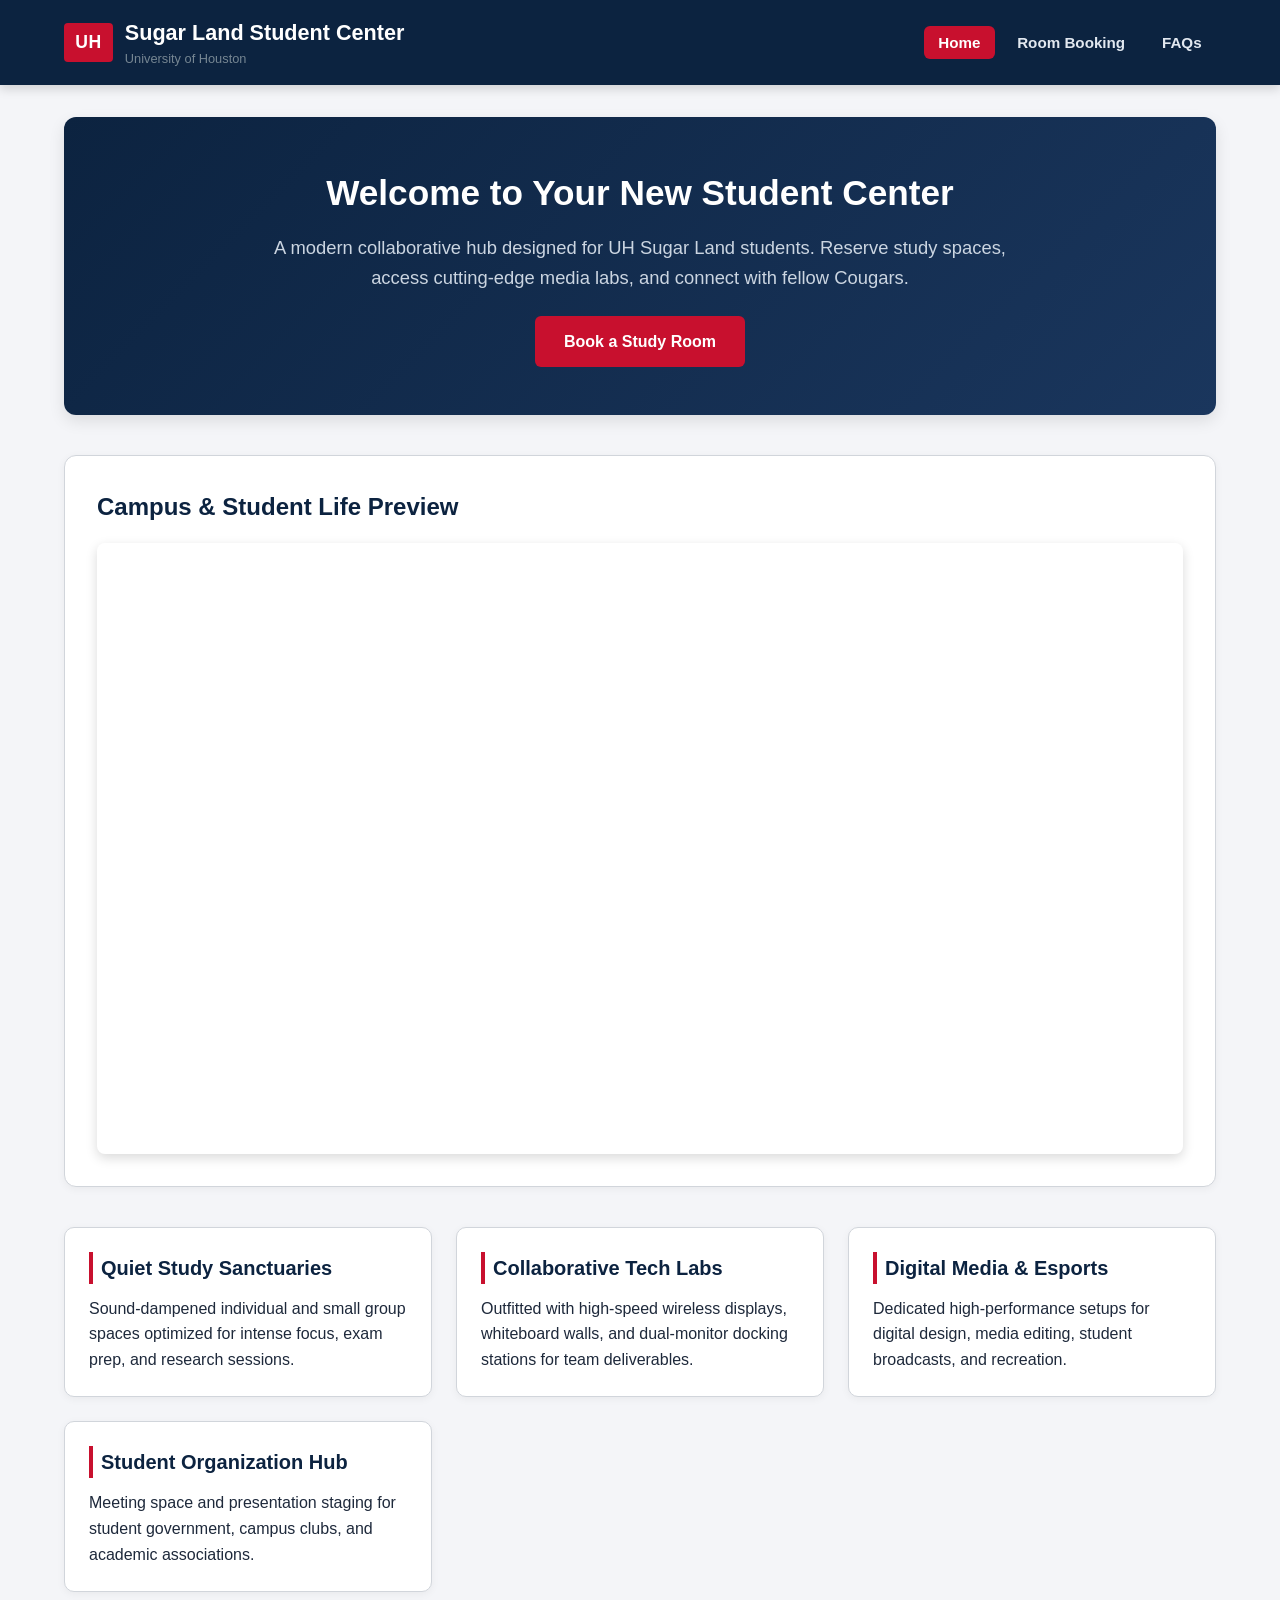
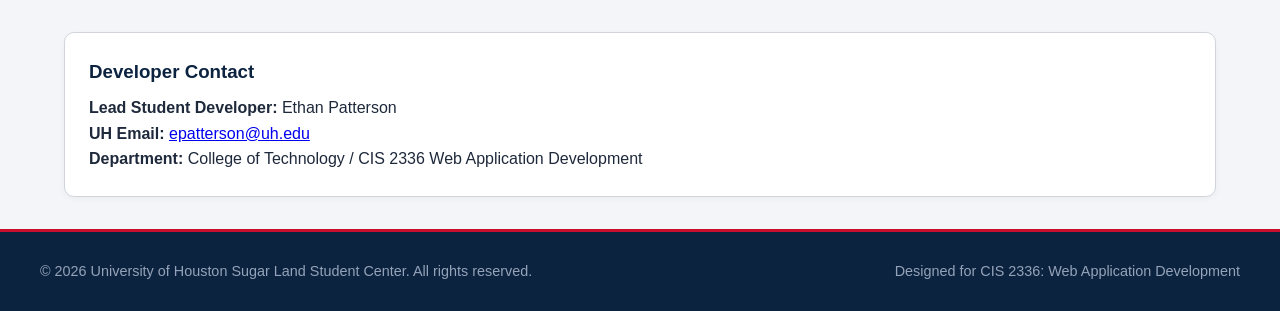
<file: index.html>
<!DOCTYPE html>
<html lang="en">
<head>
  <meta charset="UTF-8">
  <meta name="viewport" content="width=device-width, initial-scale=1.0">
  <title>UH Sugar Land Student Center | Home</title>
  <link rel="stylesheet" href="css/style.css">
</head>
<body>
  <header>
    <div class="header-container">
      <div class="brand-badge">
        <span class="logo-pill">UH</span>
        <div>
          <h1>Sugar Land Student Center</h1>
          <p>University of Houston</p>
        </div>
      </div>
      <nav id="main-nav"></nav>
    </div>
  </header>

  <main>
    <section class="hero">
      <h2>Welcome to Your New Student Center</h2>
      <p>A modern collaborative hub designed for UH Sugar Land students. Reserve study spaces, access cutting-edge media labs, and connect with fellow Cougars.</p>
      <a href="booking.html" class="hero-btn">Book a Study Room</a>
    </section>

    <!-- Remotely hosted multimedia integration -->
    <section class="media-section">
      <h3>Campus & Student Life Preview</h3>
      <div class="video-wrapper">
        <iframe 
          src="https://www.youtube.com/embed/rNZgb30ELr0" 
          title="University of Houston Campus Tour" 
          allow="accelerometer; autoplay; clipboard-write; encrypted-media; gyroscope; picture-in-picture" 
          allowfullscreen>
        </iframe>
      </div>
    </section>

    <section class="content-grid">
      <div class="card">
        <h3>Quiet Study Sanctuaries</h3>
        <p>Sound-dampened individual and small group spaces optimized for intense focus, exam prep, and research sessions.</p>
      </div>
      <div class="card">
        <h3>Collaborative Tech Labs</h3>
        <p>Outfitted with high-speed wireless displays, whiteboard walls, and dual-monitor docking stations for team deliverables.</p>
      </div>
      <div class="card">
        <h3>Digital Media & Esports</h3>
        <p>Dedicated high-performance setups for digital design, media editing, student broadcasts, and recreation.</p>
      </div>
      <div class="card">
        <h3>Student Organization Hub</h3>
        <p>Meeting space and presentation staging for student government, campus clubs, and academic associations.</p>
      </div>
    </section>

    <!-- Required Developer Contact Section -->
    <section class="dev-contact-section">
      <h3>Developer Contact</h3>
      <p><strong>Lead Student Developer:</strong> Ethan Patterson</p>
      <p><strong>UH Email:</strong> <a href="mailto:epatterson@uh.edu">epatterson@uh.edu</a></p>
      <p><strong>Department:</strong> College of Technology / CIS 2336 Web Application Development</p>
    </section>
  </main>

  <footer>
    <div class="footer-content">
      <p>&copy; 2026 University of Houston Sugar Land Student Center. All rights reserved.</p>
      <p>Designed for CIS 2336: Web Application Development</p>
    </div>
  </footer>

  <script src="js/nav.js"></script>
</body>
</html>
</file>
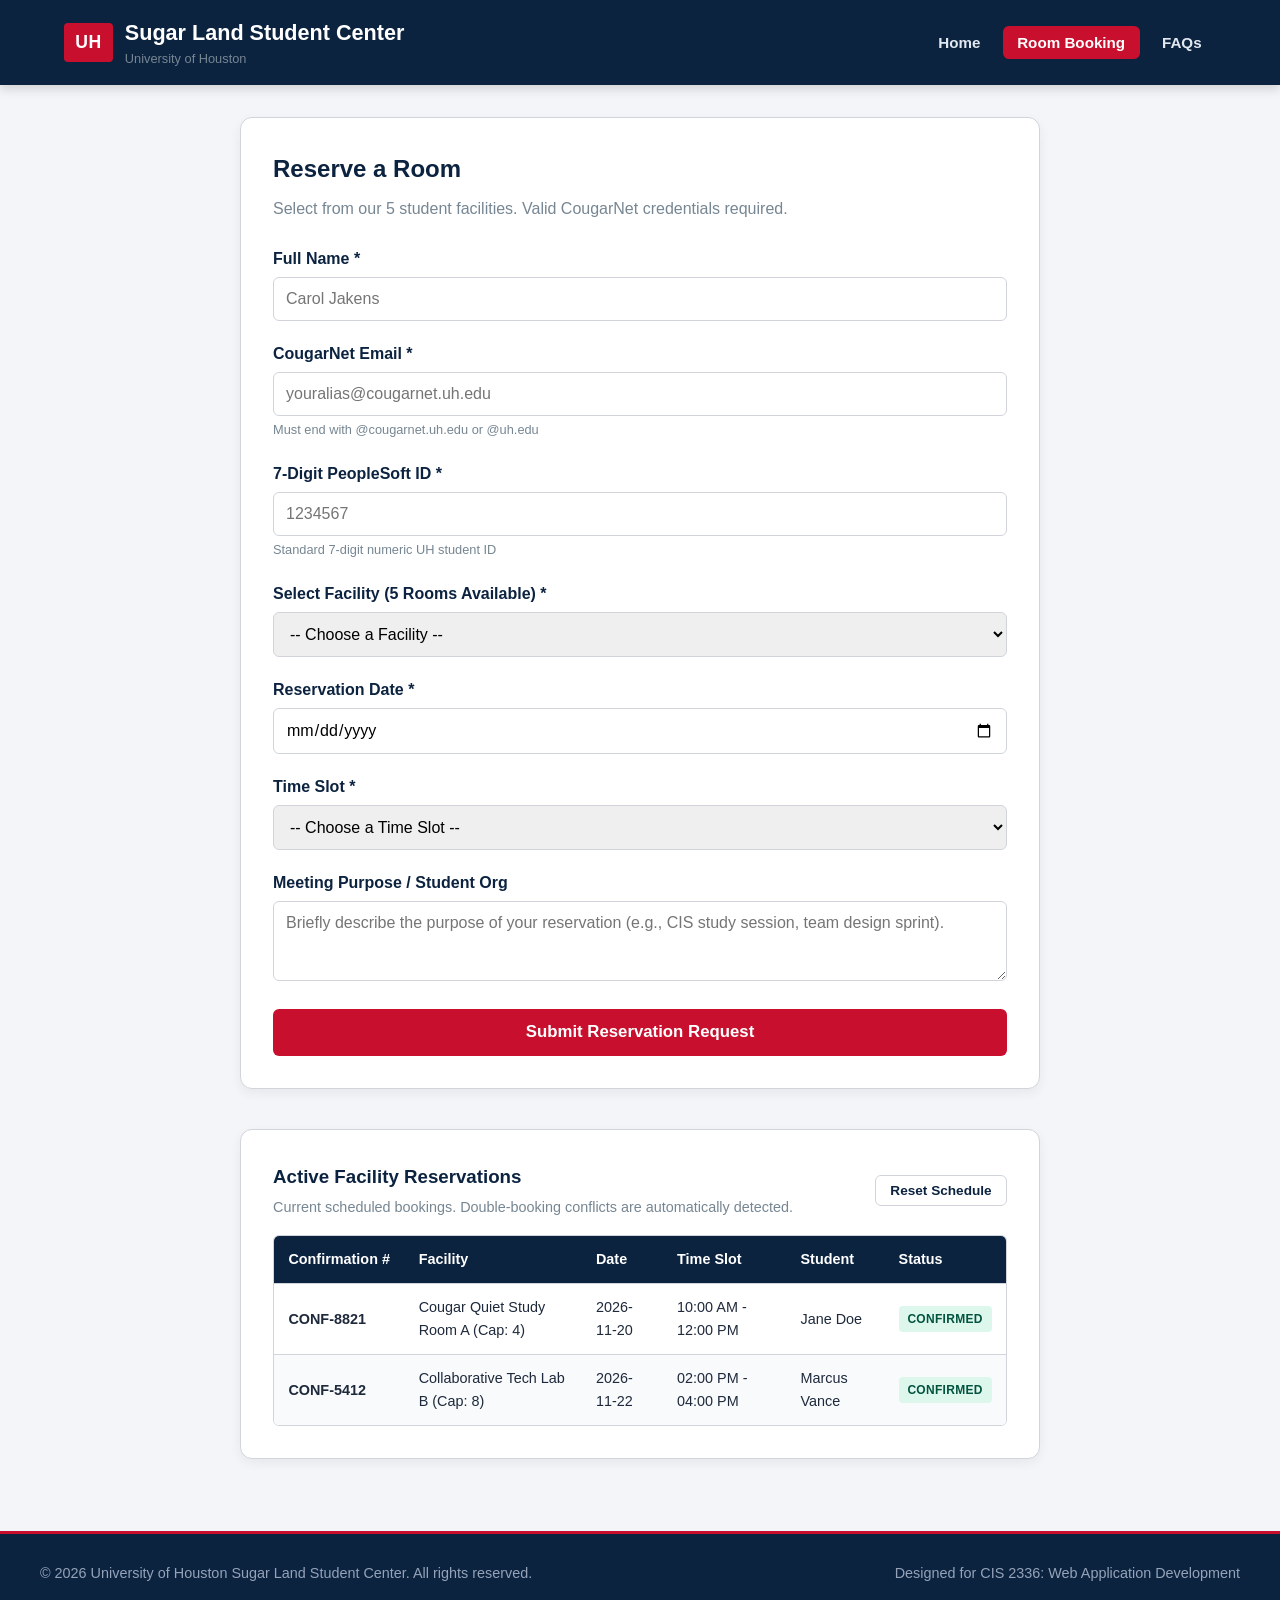
<file: booking.html>
<!DOCTYPE html>
<html lang="en">
<head>
  <meta charset="UTF-8">
  <meta name="viewport" content="width=device-width, initial-scale=1.0">
  <title>UH Sugar Land Student Center | Room Booking</title>
  <link rel="stylesheet" href="css/style.css">
</head>
<body>
  <header>
    <div class="header-container">
      <div class="brand-badge">
        <span class="logo-pill">UH</span>
        <div>
          <h1>Sugar Land Student Center</h1>
          <p>University of Houston</p>
        </div>
      </div>
      <nav id="main-nav"></nav>
    </div>
  </header>

  <main>
    <div class="form-card">
      <h2 style="color: var(--uh-slate); margin-bottom: 0.5rem;">Reserve a Room</h2>
      <p style="color: var(--uh-gray); margin-bottom: 1.5rem;">Select from our 5 student facilities. Valid CougarNet credentials required.</p>

      <div id="form-alert" class="alert" role="alert"></div>

      <form id="room-booking-form" novalidate>
        <div class="form-group">
          <label for="fullName">Full Name *</label>
          <input type="text" id="fullName" name="fullName" placeholder="Carol Jakens" required>
        </div>

        <div class="form-group">
          <label for="cougarNetEmail">CougarNet Email *</label>
          <input type="email" id="cougarNetEmail" name="cougarNetEmail" placeholder="youralias@cougarnet.uh.edu" required>
          <p class="form-help">Must end with @cougarnet.uh.edu or @uh.edu</p>
        </div>

        <div class="form-group">
          <label for="peopleSoftId">7-Digit PeopleSoft ID *</label>
          <input type="text" id="peopleSoftId" name="peopleSoftId" maxlength="7" placeholder="1234567" required>
          <p class="form-help">Standard 7-digit numeric UH student ID</p>
        </div>

        <div class="form-group">
          <label for="roomId">Select Facility (5 Rooms Available) *</label>
          <select id="roomId" name="roomId" required>
            <option value="">-- Choose a Facility --</option>
            <option value="room-101">Cougar Quiet Study Room A (Capacity: 4)</option>
            <option value="room-102">Collaborative Tech Lab B (Capacity: 8)</option>
            <option value="room-201">Executive Conference Room (Capacity: 12)</option>
            <option value="room-205">Multipurpose Student Org Hall (Capacity: 30)</option>
            <option value="room-210">Esports & Digital Media Lounge (Capacity: 10)</option>
          </select>
        </div>

        <div class="form-group">
          <label for="reservationDate">Reservation Date *</label>
          <input type="date" id="reservationDate" name="reservationDate" required>
        </div>

        <div class="form-group">
          <label for="timeSlot">Time Slot *</label>
          <select id="timeSlot" name="timeSlot" required>
            <option value="">-- Choose a Time Slot --</option>
            <option value="08:00 AM - 10:00 AM">08:00 AM - 10:00 AM</option>
            <option value="10:00 AM - 12:00 PM">10:00 AM - 12:00 PM</option>
            <option value="12:00 PM - 02:00 PM">12:00 PM - 02:00 PM</option>
            <option value="02:00 PM - 04:00 PM">02:00 PM - 04:00 PM</option>
            <option value="04:00 PM - 06:00 PM">04:00 PM - 06:00 PM</option>
            <option value="06:00 PM - 08:00 PM">06:00 PM - 08:00 PM</option>
          </select>
        </div>

        <div class="form-group">
          <label for="purpose">Meeting Purpose / Student Org</label>
          <textarea id="purpose" name="purpose" rows="3" placeholder="Briefly describe the purpose of your reservation (e.g., CIS study session, team design sprint)."></textarea>
        </div>

        <button type="submit" class="submit-btn">Submit Reservation Request</button>
      </form>
    </div>

    <!-- Live Confirmed Reservations Display -->
    <div class="form-card">
      <div style="display: flex; justify-content: space-between; align-items: center; flex-wrap: wrap; gap: 0.5rem; margin-bottom: 1rem;">
        <div>
          <h3 style="color: var(--uh-slate); margin-bottom: 0.25rem;">Active Facility Reservations</h3>
          <p style="color: var(--uh-gray); font-size: 0.9rem;">Current scheduled bookings. Double-booking conflicts are automatically detected.</p>
        </div>
        <button id="reset-schedule-btn" class="secondary-btn" type="button" title="Reset to initial sample schedule">Reset Schedule</button>
      </div>

      <div class="table-responsive">
        <table id="reservations-table">
          <thead>
            <tr>
              <th>Confirmation #</th>
              <th>Facility</th>
              <th>Date</th>
              <th>Time Slot</th>
              <th>Student</th>
              <th>Status</th>
            </tr>
          </thead>
          <tbody id="reservations-tbody">
            <!-- Dynamically populated via js/booking.js -->
          </tbody>
        </table>
      </div>
    </div>
  </main>

  <footer>
    <div class="footer-content">
      <p>&copy; 2026 University of Houston Sugar Land Student Center. All rights reserved.</p>
      <p>Designed for CIS 2336: Web Application Development</p>
    </div>
  </footer>

  <script src="js/nav.js"></script>
  <script src="js/booking.js"></script>
</body>
</html>
</file>
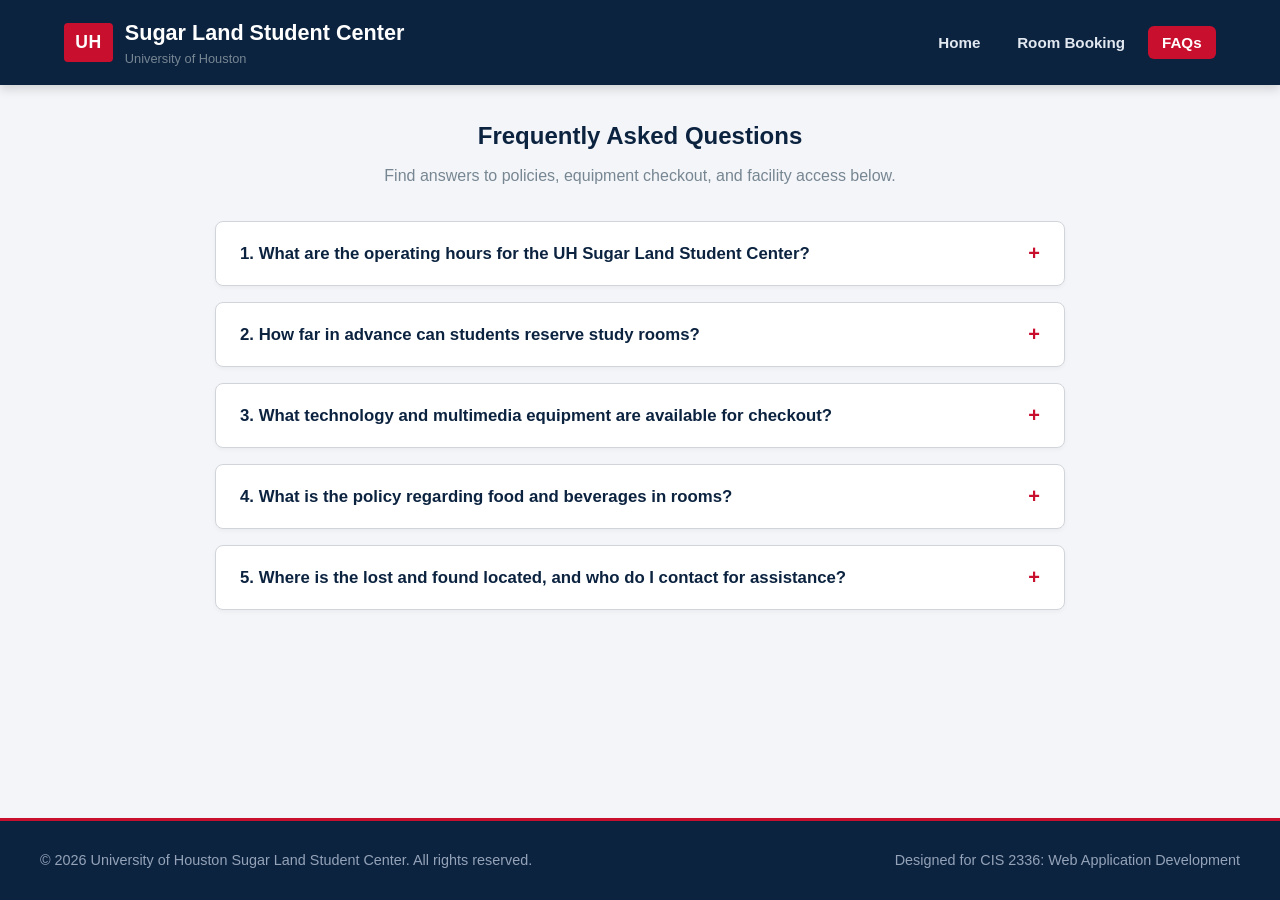
<file: faq.html>
<!DOCTYPE html>
<html lang="en">
<head>
  <meta charset="UTF-8">
  <meta name="viewport" content="width=device-width, initial-scale=1.0">
  <title>UH Sugar Land Student Center | FAQs</title>
  <link rel="stylesheet" href="css/style.css">
</head>
<body>
  <header>
    <div class="header-container">
      <div class="brand-badge">
        <span class="logo-pill">UH</span>
        <div>
          <h1>Sugar Land Student Center</h1>
          <p>University of Houston</p>
        </div>
      </div>
      <nav id="main-nav"></nav>
    </div>
  </header>

  <main>
    <div class="accordion">
      <h2 style="color: var(--uh-slate); margin-bottom: 0.5rem; text-align: center;">Frequently Asked Questions</h2>
      <p style="color: var(--uh-gray); margin-bottom: 2rem; text-align: center;">Find answers to policies, equipment checkout, and facility access below.</p>

      <div class="accordion-item">
        <button class="accordion-trigger" aria-expanded="false">
          <span>1. What are the operating hours for the UH Sugar Land Student Center?</span>
          <span class="accordion-icon">+</span>
        </button>
        <div class="accordion-content">
          <p>The Student Center is open Monday through Thursday from 7:30 AM to 9:30 PM, Friday from 7:30 AM to 6:00 PM, and Saturday from 9:00 AM to 3:00 PM. The facility is closed on Sundays and recognized University holidays.</p>
        </div>
      </div>

      <div class="accordion-item">
        <button class="accordion-trigger" aria-expanded="false">
          <span>2. How far in advance can students reserve study rooms?</span>
          <span class="accordion-icon">+</span>
        </button>
        <div class="accordion-content">
          <p>Study rooms can be reserved up to 14 days in advance. Individual students or groups are limited to a maximum of 2 consecutive hours per day to ensure equitable access across all student groups.</p>
        </div>
      </div>

      <div class="accordion-item">
        <button class="accordion-trigger" aria-expanded="false">
          <span>3. What technology and multimedia equipment are available for checkout?</span>
          <span class="accordion-icon">+</span>
        </button>
        <div class="accordion-content">
          <p>Students with an active Cougar Card can check out HDMI/USB-C display adapters, wireless presenter remotes, USB conference microphones, webcams, and mobile dry-erase kit markers from the front desk free of charge.</p>
        </div>
      </div>

      <div class="accordion-item">
        <button class="accordion-trigger" aria-expanded="false">
          <span>4. What is the policy regarding food and beverages in rooms?</span>
          <span class="accordion-icon">+</span>
        </button>
        <div class="accordion-content">
          <p>Covered drinks and personal dry snacks are permitted in general study spaces. Food is strictly prohibited in the Esports and Digital Media Lounge. Registered student organizations hosting catered events must receive prior approval.</p>
        </div>
      </div>

      <div class="accordion-item">
        <button class="accordion-trigger" aria-expanded="false">
          <span>5. Where is the lost and found located, and who do I contact for assistance?</span>
          <span class="accordion-icon">+</span>
        </button>
        <div class="accordion-content">
          <p>The Front Information Desk in the main atrium manages the campus lost and found service. High-value property like electronics or student IDs are transferred to UH Campus Police after 48 hours.</p>
        </div>
      </div>
    </div>
  </main>

  <footer>
    <div class="footer-content">
      <p>&copy; 2026 University of Houston Sugar Land Student Center. All rights reserved.</p>
      <p>Designed for CIS 2336: Web Application Development</p>
    </div>
  </footer>

  <script src="js/nav.js"></script>
  <script src="js/faq.js"></script>
</body>
</html>
</file>
<file: css/style.css>
:root {
  --uh-red: #C8102E;
  --uh-red-dark: #9A0D23;
  --uh-slate: #0C2340;
  --uh-gray: #768692;
  --uh-light-gray: #F4F5F8;
  --uh-border: #D1D5DB;
  --uh-white: #FFFFFF;
  --uh-dark: #1E293B;
  --font-family: 'Segoe UI', -apple-system, BlinkMacSystemFont, Roboto, Helvetica, Arial, sans-serif;
}

* {
  box-sizing: border-box;
  margin: 0;
  padding: 0;
}

body {
  font-family: var(--font-family);
  background-color: var(--uh-light-gray);
  color: var(--uh-dark);
  line-height: 1.6;
  min-height: 100vh;
  display: flex;
  flex-direction: column;
}

header {
  background-color: var(--uh-slate);
  color: var(--uh-white);
  box-shadow: 0 4px 10px rgba(0, 0, 0, 0.15);
  position: sticky;
  top: 0;
  z-index: 100;
}

.header-container {
  max-width: 1200px;
  margin: 0 auto;
  padding: 1rem 1.5rem;
  display: flex;
  justify-content: space-between;
  align-items: center;
  flex-wrap: wrap;
  gap: 1rem;
}

.brand-badge {
  display: flex;
  align-items: center;
  gap: 0.75rem;
}

.brand-badge .logo-pill {
  background-color: var(--uh-red);
  color: var(--uh-white);
  font-weight: 800;
  padding: 0.35rem 0.7rem;
  border-radius: 4px;
  font-size: 1.1rem;
  letter-spacing: 0.5px;
}

.brand-badge h1 {
  font-size: 1.35rem;
  font-weight: 700;
  color: var(--uh-white);
}

.brand-badge p {
  font-size: 0.8rem;
  color: var(--uh-gray);
  margin-top: -2px;
}

nav ul {
  list-style: none;
  display: flex;
  gap: 0.5rem;
  flex-wrap: wrap;
}

nav a {
  color: #E2E8F0;
  text-decoration: none;
  font-weight: 600;
  font-size: 0.95rem;
  padding: 0.5rem 0.9rem;
  border-radius: 6px;
  transition: background-color 0.2s ease, color 0.2s ease;
}

nav a:hover {
  background-color: rgba(255, 255, 255, 0.1);
  color: var(--uh-white);
}

nav a.active {
  background-color: var(--uh-red);
  color: var(--uh-white);
}

main {
  flex: 1;
  max-width: 1200px;
  width: 100%;
  margin: 2rem auto;
  padding: 0 1.5rem;
}

.hero {
  background: linear-gradient(135deg, var(--uh-slate) 0%, #1a365d 100%);
  color: var(--uh-white);
  padding: 3rem 2rem;
  border-radius: 12px;
  text-align: center;
  margin-bottom: 2.5rem;
  box-shadow: 0 6px 16px rgba(0, 0, 0, 0.1);
}

.hero h2 {
  font-size: 2.2rem;
  margin-bottom: 0.75rem;
}

.hero p {
  font-size: 1.15rem;
  max-width: 750px;
  margin: 0 auto 1.5rem auto;
  color: #CBD5E1;
}

.hero-btn {
  display: inline-block;
  background-color: var(--uh-red);
  color: var(--uh-white);
  padding: 0.8rem 1.8rem;
  border-radius: 6px;
  font-weight: 700;
  text-decoration: none;
  transition: background-color 0.2s ease;
}

.hero-btn:hover {
  background-color: var(--uh-red-dark);
}

.content-grid {
  display: grid;
  grid-template-columns: repeat(auto-fit, minmax(300px, 1fr));
  gap: 1.5rem;
  margin-bottom: 2.5rem;
}

.card {
  background-color: var(--uh-white);
  border: 1px solid var(--uh-border);
  border-radius: 10px;
  padding: 1.5rem;
  box-shadow: 0 2px 8px rgba(0, 0, 0, 0.05);
}

.card h3 {
  color: var(--uh-slate);
  margin-bottom: 0.75rem;
  font-size: 1.25rem;
  border-left: 4px solid var(--uh-red);
  padding-left: 0.5rem;
}

.media-section {
  background: var(--uh-white);
  border: 1px solid var(--uh-border);
  border-radius: 12px;
  padding: 2rem;
  margin-bottom: 2.5rem;
  box-shadow: 0 2px 8px rgba(0,0,0,0.05);
}

.media-section h3 {
  font-size: 1.5rem;
  color: var(--uh-slate);
  margin-bottom: 1rem;
}

.video-wrapper {
  position: relative;
  padding-bottom: 56.25%;
  height: 0;
  overflow: hidden;
  border-radius: 8px;
  box-shadow: 0 4px 12px rgba(0,0,0,0.15);
}

.video-wrapper iframe {
  position: absolute;
  top: 0;
  left: 0;
  width: 100%;
  height: 100%;
  border: 0;
}

.form-card {
  max-width: 800px;
  margin: 0 auto 2.5rem auto;
  background: var(--uh-white);
  border: 1px solid var(--uh-border);
  border-radius: 12px;
  padding: 2rem;
  box-shadow: 0 4px 12px rgba(0,0,0,0.06);
}

.form-group {
  margin-bottom: 1.25rem;
}

.form-group label {
  display: block;
  font-weight: 600;
  margin-bottom: 0.35rem;
  color: var(--uh-slate);
}

.form-group input,
.form-group select,
.form-group textarea {
  width: 100%;
  padding: 0.75rem;
  border: 1px solid var(--uh-border);
  border-radius: 6px;
  font-size: 1rem;
  font-family: inherit;
  transition: border-color 0.2s ease, box-shadow 0.2s ease;
}

.form-group input:focus,
.form-group select:focus,
.form-group textarea:focus {
  outline: none;
  border-color: var(--uh-red);
  box-shadow: 0 0 0 3px rgba(200, 16, 46, 0.2);
}

.form-help {
  font-size: 0.8rem;
  color: var(--uh-gray);
  margin-top: 0.25rem;
}

.submit-btn {
  background-color: var(--uh-red);
  color: var(--uh-white);
  border: none;
  padding: 0.85rem 1.75rem;
  font-size: 1.05rem;
  font-weight: 700;
  border-radius: 6px;
  cursor: pointer;
  width: 100%;
  transition: background-color 0.2s ease;
}

.submit-btn:hover {
  background-color: var(--uh-red-dark);
}

.secondary-btn {
  background-color: #FFFFFF;
  color: var(--uh-slate);
  border: 1px solid var(--uh-border);
  padding: 0.45rem 0.9rem;
  font-size: 0.85rem;
  font-weight: 600;
  border-radius: 6px;
  cursor: pointer;
  transition: all 0.2s ease;
}

.secondary-btn:hover {
  background-color: #F1F5F9;
  border-color: var(--uh-gray);
}

.alert {
  padding: 1rem 1.25rem;
  border-radius: 6px;
  margin-bottom: 1.25rem;
  display: none;
  font-size: 0.95rem;
  line-height: 1.5;
}

.alert-success {
  background-color: #DEF7EC;
  color: #03543F;
  border: 1px solid #BCF0DA;
}

.alert-error {
  background-color: #FDE8E8;
  color: #9B1C1C;
  border: 1px solid #F8B4B4;
}

/* Active Reservations Table */
.table-responsive {
  width: 100%;
  overflow-x: auto;
  border-radius: 6px;
  border: 1px solid var(--uh-border);
  margin-top: 0.5rem;
}

table {
  width: 100%;
  border-collapse: collapse;
  font-size: 0.9rem;
  background-color: #FFFFFF;
  text-align: left;
}

th {
  background-color: var(--uh-slate);
  color: var(--uh-white);
  padding: 0.75rem 0.9rem;
  font-weight: 600;
  white-space: nowrap;
}

td {
  padding: 0.75rem 0.9rem;
  border-top: 1px solid var(--uh-border);
  color: var(--uh-dark);
}

tbody tr:nth-child(even) {
  background-color: #F8FAFC;
}

tbody tr:hover {
  background-color: #EEF2F6;
}

.status-badge {
  display: inline-block;
  background-color: #DEF7EC;
  color: #03543F;
  padding: 0.2rem 0.55rem;
  border-radius: 4px;
  font-size: 0.75rem;
  font-weight: 700;
  text-transform: uppercase;
  letter-spacing: 0.3px;
}

/* Accordion */
.accordion {
  max-width: 850px;
  margin: 0 auto 2.5rem auto;
}

.accordion-item {
  background: var(--uh-white);
  border: 1px solid var(--uh-border);
  border-radius: 8px;
  margin-bottom: 1rem;
  overflow: hidden;
  box-shadow: 0 2px 4px rgba(0,0,0,0.04);
}

.accordion-trigger {
  width: 100%;
  text-align: left;
  background: none;
  border: none;
  padding: 1.25rem 1.5rem;
  font-size: 1.05rem;
  font-weight: 700;
  color: var(--uh-slate);
  cursor: pointer;
  display: flex;
  justify-content: space-between;
  align-items: center;
  transition: background-color 0.2s ease;
}

.accordion-trigger:hover {
  background-color: #F8FAFC;
}

.accordion-icon {
  font-size: 1.25rem;
  font-weight: bold;
  color: var(--uh-red);
  transition: transform 0.25s ease;
  margin-left: 0.5rem;
}

.accordion-content {
  display: none;
  padding: 1rem 1.5rem 1.5rem 1.5rem;
  color: var(--uh-dark);
  border-top: 1px solid #F1F5F9;
  background-color: #FAFAFA;
}

.accordion-content p {
  margin-bottom: 0.5rem;
}

.dev-contact-section {
  background-color: var(--uh-white);
  border: 1px solid var(--uh-border);
  border-radius: 10px;
  padding: 1.5rem;
  margin-top: 2rem;
  box-shadow: 0 2px 6px rgba(0,0,0,0.04);
}

.dev-contact-section h3 {
  color: var(--uh-slate);
  margin-bottom: 0.5rem;
}

footer {
  background-color: var(--uh-slate);
  color: #94A3B8;
  padding: 1.75rem 1.5rem;
  margin-top: auto;
  border-top: 3px solid var(--uh-red);
  font-size: 0.9rem;
}

.footer-content {
  max-width: 1200px;
  margin: 0 auto;
  display: flex;
  justify-content: space-between;
  align-items: center;
  flex-wrap: wrap;
  gap: 1rem;
}
</file>
